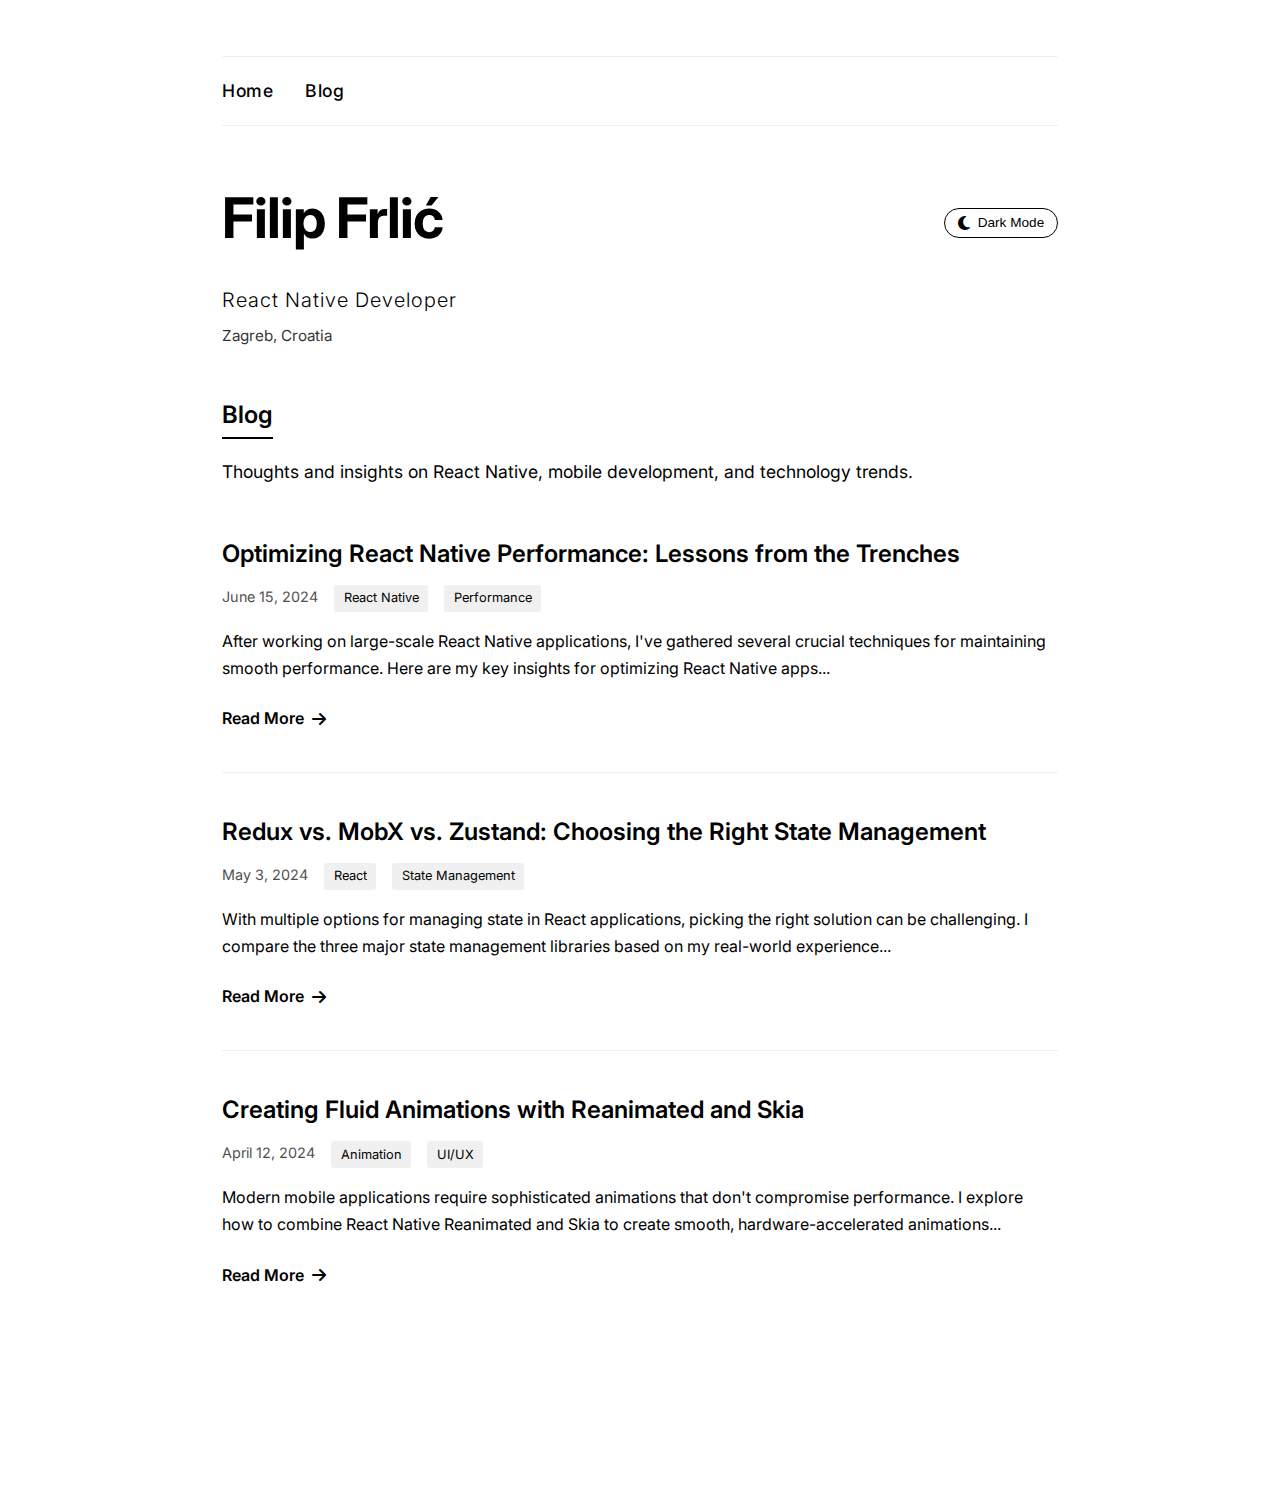
<file: blog/index.html>
<!DOCTYPE html>
<html lang="en" data-theme="light">
<head>
    <meta charset="UTF-8">
    <meta name="viewport" content="width=device-width, initial-scale=1.0">
    <title>Filip Frlić | Blog</title>
    <meta name="description" content="Blog posts by Filip Frlić, React Native developer sharing insights on mobile development, JavaScript, and tech trends.">
    
    <!-- Prevent flash of wrong theme -->
    <script src="../theme-preload.js"></script>
    
    <link rel="stylesheet" href="../styles.css">
    <link rel="preconnect" href="https://fonts.googleapis.com">
    <link rel="preconnect" href="https://fonts.gstatic.com" crossorigin>
    <link href="https://fonts.googleapis.com/css2?family=Inter:wght@300;400;600;700&display=swap" rel="stylesheet">
    <link rel="stylesheet" href="https://cdnjs.cloudflare.com/ajax/libs/font-awesome/6.4.0/css/all.min.css">
    <link rel="stylesheet" href="../blog-styles.css">
</head>
<body>
    <!-- Loading indicator -->
    <div class="loading-indicator"></div>
    
    <div class="container">
        <!-- Header component will be loaded here -->
        <div id="header-placeholder">
            <!-- Empty placeholder with height to prevent layout shifts -->
            <div style="height: 180px;"></div>
        </div>
        
        <main>
            <section class="blog-intro">
                <h2>Blog</h2>
                <p>Thoughts and insights on React Native, mobile development, and technology trends.</p>
            </section>

            <section class="blog-posts">
                <article class="blog-post-card">
                    <h3><a href="../posts/optimizing-react-native-performance.html">Optimizing React Native Performance: Lessons from the Trenches</a></h3>
                    <div class="post-meta">
                        <span class="post-date">June 15, 2024</span>
                        <span class="post-tag">React Native</span>
                        <span class="post-tag">Performance</span>
                    </div>
                    <p class="post-excerpt">After working on large-scale React Native applications, I've gathered several crucial techniques for maintaining smooth performance. Here are my key insights for optimizing React Native apps...</p>
                    <a href="../posts/optimizing-react-native-performance.html" class="read-more">Read More <i class="fas fa-arrow-right"></i></a>
                </article>

                <article class="blog-post-card">
                    <h3><a href="../posts/state-management-comparison.html">Redux vs. MobX vs. Zustand: Choosing the Right State Management</a></h3>
                    <div class="post-meta">
                        <span class="post-date">May 3, 2024</span>
                        <span class="post-tag">React</span>
                        <span class="post-tag">State Management</span>
                    </div>
                    <p class="post-excerpt">With multiple options for managing state in React applications, picking the right solution can be challenging. I compare the three major state management libraries based on my real-world experience...</p>
                    <a href="../posts/state-management-comparison.html" class="read-more">Read More <i class="fas fa-arrow-right"></i></a>
                </article>

                <article class="blog-post-card">
                    <h3><a href="../posts/using-reanimated-and-skia.html">Creating Fluid Animations with Reanimated and Skia</a></h3>
                    <div class="post-meta">
                        <span class="post-date">April 12, 2024</span>
                        <span class="post-tag">Animation</span>
                        <span class="post-tag">UI/UX</span>
                    </div>
                    <p class="post-excerpt">Modern mobile applications require sophisticated animations that don't compromise performance. I explore how to combine React Native Reanimated and Skia to create smooth, hardware-accelerated animations...</p>
                    <a href="../posts/using-reanimated-and-skia.html" class="read-more">Read More <i class="fas fa-arrow-right"></i></a>
                </article>
            </section>
        </main>
        
        <footer>
            <p><a href="/">Home</a> | <a href="/blog/">Blog</a></p>
            <p>&copy; 2025 Filip Frlić. All rights reserved.</p>
        </footer>
    </div>
    
    <script src="../script-includes.js"></script>
    <script src="../script.js"></script>
</body>
</html>
</file>
<file: styles.css>
/* Color Variables */
:root {
    --bg-color: #fff;
    --text-color: #000;
    --accent-bg: #f0f0f0;
    --hover-color: #444;
    --border-color: #f0f0f0;
    --underline-color: #000;
    --btn-hover: #f0f0f0;
}

[data-theme="dark"] {
    --bg-color: #121212;
    --text-color: #e0e0e0;
    --accent-bg: #333;
    --hover-color: #aaa;
    --border-color: #333;
    --underline-color: #e0e0e0;
    --btn-hover: #333;
}

/* Global Styles */
* {
    margin: 0;
    padding: 0;
    box-sizing: border-box;
}

html {
    background-color: var(--bg-color);
    transition: background-color 0.3s ease;
}

body {
    font-family: 'Inter', sans-serif;
    line-height: 1.6;
    color: var(--text-color);
    background-color: var(--bg-color);
    max-width: 100vw;
    overflow-x: hidden;
    transition: background-color 0.3s ease, color 0.3s ease;
}

.container {
    max-width: 900px;
    margin: 0 auto;
    padding: 2rem;
    min-height: 100vh;
    display: flex;
    flex-direction: column;
    justify-content: space-between;
}

/* Typography */
h1 {
    font-size: 3.5rem;
    font-weight: 700;
    letter-spacing: -1px;
    margin-bottom: 0.5rem;
}

h2 {
    font-size: 1.5rem;
    font-weight: 600;
    margin-bottom: 1.5rem;
    position: relative;
    display: inline-block;
}

h2::after {
    content: "";
    position: absolute;
    bottom: -5px;
    left: 0;
    width: 100%;
    height: 2px;
    background-color: var(--text-color);
    transition: background-color 0.3s ease;
}

h3 {
    font-size: 1.2rem;
    font-weight: 600;
    margin-bottom: 0.25rem;
}

p {
    margin-bottom: 1rem;
}

a {
    color: var(--text-color);
    text-decoration: none;
    position: relative;
    transition: color 0.2s ease;
}

a:hover {
    text-decoration: underline;
    color: var(--hover-color);
}

ul {
    list-style-position: inside;
    margin-bottom: 1rem;
}

/* Theme Toggle */
.header-top {
    display: flex;
    justify-content: space-between;
    align-items: center;
    margin-bottom: 0.75rem;
}

.theme-toggle {
    background: none;
    border: 1px solid var(--text-color);
    border-radius: 20px;
    padding: 0.4rem 0.8rem;
    font-size: 0.85rem;
    color: var(--text-color);
    cursor: pointer;
    display: flex;
    align-items: center;
    gap: 8px;
    transition: all 0.3s ease;
}

.theme-toggle:hover {
    background-color: var(--btn-hover);
}

.theme-toggle i {
    font-size: 1rem;
}

/* Icons */
.fab {
    margin-right: 5px;
    font-size: 1.1em;
}

/* Header */
header {
    margin-bottom: 3rem;
}

.header-content {
    margin-top: 3rem;
}

.tagline {
    font-size: 1.25rem;
    font-weight: 300;
    letter-spacing: 1px;
    margin-bottom: 0.5rem;
}

.location {
    font-size: 0.95rem;
    opacity: 0.8;
}

.location a {
    display: inline-flex;
    align-items: center;
}

.location a:hover {
    text-decoration: none;
    opacity: 0.7;
}

/* Sections */
section {
    margin-bottom: 3rem;
}

.about {
    text-align: justify;
}

.about p {
    max-width: 100%;
    margin-bottom: 1.2rem;
    line-height: 1.7;
}

.about p:last-child {
    margin-bottom: 0;
}

/* Resume Section */
.job, .project, .degree {
    margin-bottom: 2rem;
    padding-bottom: 1rem;
    border-bottom: 1px solid var(--border-color);
    transition: border-color 0.3s ease;
}

.job:last-child, .project:last-child, .degree:last-child {
    border-bottom: none;
}

.job-header {
    margin-bottom: 1rem;
}

.job-company, .job-period, .job-location, .project-period {
    font-size: 0.9rem;
    margin-bottom: 0.2rem;
}

.job-company {
    font-weight: 600;
}

.job-period, .job-location, .project-period {
    opacity: 0.7;
}

.job-responsibilities, .project-details {
    list-style-type: disc;
    margin-left: 1rem;
}

.job-responsibilities li, .project-details li {
    margin-bottom: 0.5rem;
}

/* Skills */
.skills ul {
    list-style-type: none;
    display: flex;
    flex-wrap: wrap;
    gap: 1rem;
    margin-top: 1rem;
}

.skills li {
    background-color: var(--accent-bg);
    color: var(--text-color);
    padding: 0.5rem 1rem;
    border-radius: 2rem;
    font-size: 0.9rem;
    transition: all 0.2s ease, background-color 0.3s ease, color 0.3s ease;
}

.skills li:hover {
    background-color: var(--text-color);
    color: var(--bg-color);
}

/* Contact */
.social-links {
    display: flex;
    gap: 1.5rem;
    margin-top: 1rem;
}

.social-link {
    color: var(--text-color);
    text-decoration: none;
    position: relative;
    font-weight: 500;
    transition: all 0.2s ease, color 0.3s ease;
    display: inline-flex;
    align-items: center;
}

.social-link::after {
    content: "";
    position: absolute;
    bottom: -2px;
    left: 0;
    width: 0;
    height: 1px;
    background-color: var(--underline-color);
    transition: width 0.3s ease, background-color 0.3s ease;
}

.social-link:hover {
    text-decoration: none;
}

.social-link:hover::after {
    width: 100%;
}

/* Links */
.job-company a, .job-responsibilities a, .degree a {
    position: relative;
    display: inline-block;
}

.job-company a::after, .job-responsibilities a::after, .degree a::after {
    content: "";
    position: absolute;
    bottom: -2px;
    left: 0;
    width: 0;
    height: 1px;
    background-color: var(--underline-color);
    transition: width 0.3s ease, background-color 0.3s ease;
}

.job-company a:hover::after, .job-responsibilities a:hover::after, .degree a:hover::after {
    width: 100%;
}

.job-company a:hover, .job-responsibilities a:hover, .degree a:hover {
    text-decoration: none;
}

/* Footer */
footer {
    margin-top: 2rem;
    font-size: 0.9rem;
    opacity: 0.7;
}

/* Responsive Adjustments */
@media (max-width: 768px) {
    h1 {
        font-size: 2.5rem;
    }
    
    .container {
        padding: 1.5rem;
    }
    
    .skills ul {
        gap: 0.75rem;
    }
    
    .social-links {
        flex-direction: column;
        gap: 0.75rem;
    }
    
    .header-top {
        flex-direction: row;
        justify-content: space-between;
        align-items: center;
        gap: 1rem;
    }
    
    h1 {
        font-size: 2rem;
    }
}

@media (max-width: 480px) {
    .toggle-text {
        display: none;
    }
    
    .theme-toggle {
        padding: 0.4rem;
    }
    
    h1 {
        font-size: 2.2rem;
    }
}

/* Loading indicator for initial page load */
body:not(.content-loaded) main,
body:not(.content-loaded) footer {
    opacity: 0;
}

.loading-indicator {
    position: fixed;
    top: 0;
    left: 0;
    width: 100%;
    height: 3px;
    background: linear-gradient(to right, transparent, var(--text-color), transparent);
    z-index: 9999;
    animation: loading 1.5s infinite;
}

@keyframes loading {
    0% { transform: translateX(-100%); }
    100% { transform: translateX(100%); }
}
</file>
<file: blog-styles.css>
/* Blog Navigation */
.main-nav {
    margin-top: 1.5rem;
    display: flex;
    gap: 2rem;
    padding: 0.75rem 0;
    border-top: 1px solid var(--border-color);
    border-bottom: 1px solid var(--border-color);
}

.main-nav a {
    position: relative;
    font-weight: 500;
    padding: 0.5rem 0;
    font-size: 1.1rem;
    letter-spacing: 0.5px;
    transition: transform 0.2s ease;
}

.main-nav a.active {
    font-weight: 600;
}

.main-nav a.active::after {
    content: "";
    position: absolute;
    bottom: 0;
    left: 0;
    width: 100%;
    height: 3px;
    background-color: var(--text-color);
}

.main-nav a:hover {
    text-decoration: none;
    transform: translateY(-2px);
}

.main-nav a:not(.active)::after {
    content: "";
    position: absolute;
    bottom: 0;
    left: 0;
    width: 0;
    height: 3px;
    background-color: var(--text-color);
    transition: width 0.3s ease;
}

.main-nav a:not(.active):hover::after {
    width: 100%;
}

/* Blog Sections */
.blog-intro {
    margin-bottom: 3rem;
}

.blog-intro p {
    font-size: 1.1rem;
    max-width: 700px;
}

.blog-posts {
    display: flex;
    flex-direction: column;
    gap: 2.5rem;
}

/* Blog Post Cards */
.blog-post-card {
    border-bottom: 1px solid var(--border-color);
    padding-bottom: 2.5rem;
    transition: transform 0.3s ease;
}

.blog-post-card:last-child {
    border-bottom: none;
}

.blog-post-card h3 {
    font-size: 1.5rem;
    margin-bottom: 0.75rem;
}

.blog-post-card h3 a {
    color: var(--text-color);
    text-decoration: none;
    transition: color 0.2s ease;
}

.blog-post-card h3 a:hover {
    color: var(--hover-color);
    text-decoration: none;
}

.post-meta {
    display: flex;
    flex-wrap: wrap;
    gap: 1rem;
    margin-bottom: 1rem;
    font-size: 0.9rem;
}

.post-date {
    color: var(--text-color);
    opacity: 0.7;
}

.post-tag {
    background-color: var(--accent-bg);
    color: var(--text-color);
    padding: 0.2rem 0.6rem;
    border-radius: 3px;
    font-size: 0.8rem;
}

.post-excerpt {
    margin-bottom: 1.5rem;
    line-height: 1.7;
}

.read-more {
    font-weight: 600;
    display: inline-flex;
    align-items: center;
    gap: 0.5rem;
    transition: gap 0.3s ease;
}

.read-more:hover {
    text-decoration: none;
    gap: 0.8rem;
}

/* Footer Navigation */
footer p:first-child {
    margin-bottom: 0.5rem;
}

/* Responsive Adjustments */
@media (max-width: 768px) {
    .blog-post-card h3 {
        font-size: 1.3rem;
    }
    
    .post-meta {
        gap: 0.75rem;
    }
}

@media (max-width: 480px) {
    .main-nav {
        gap: 1rem;
    }
}
</file>
